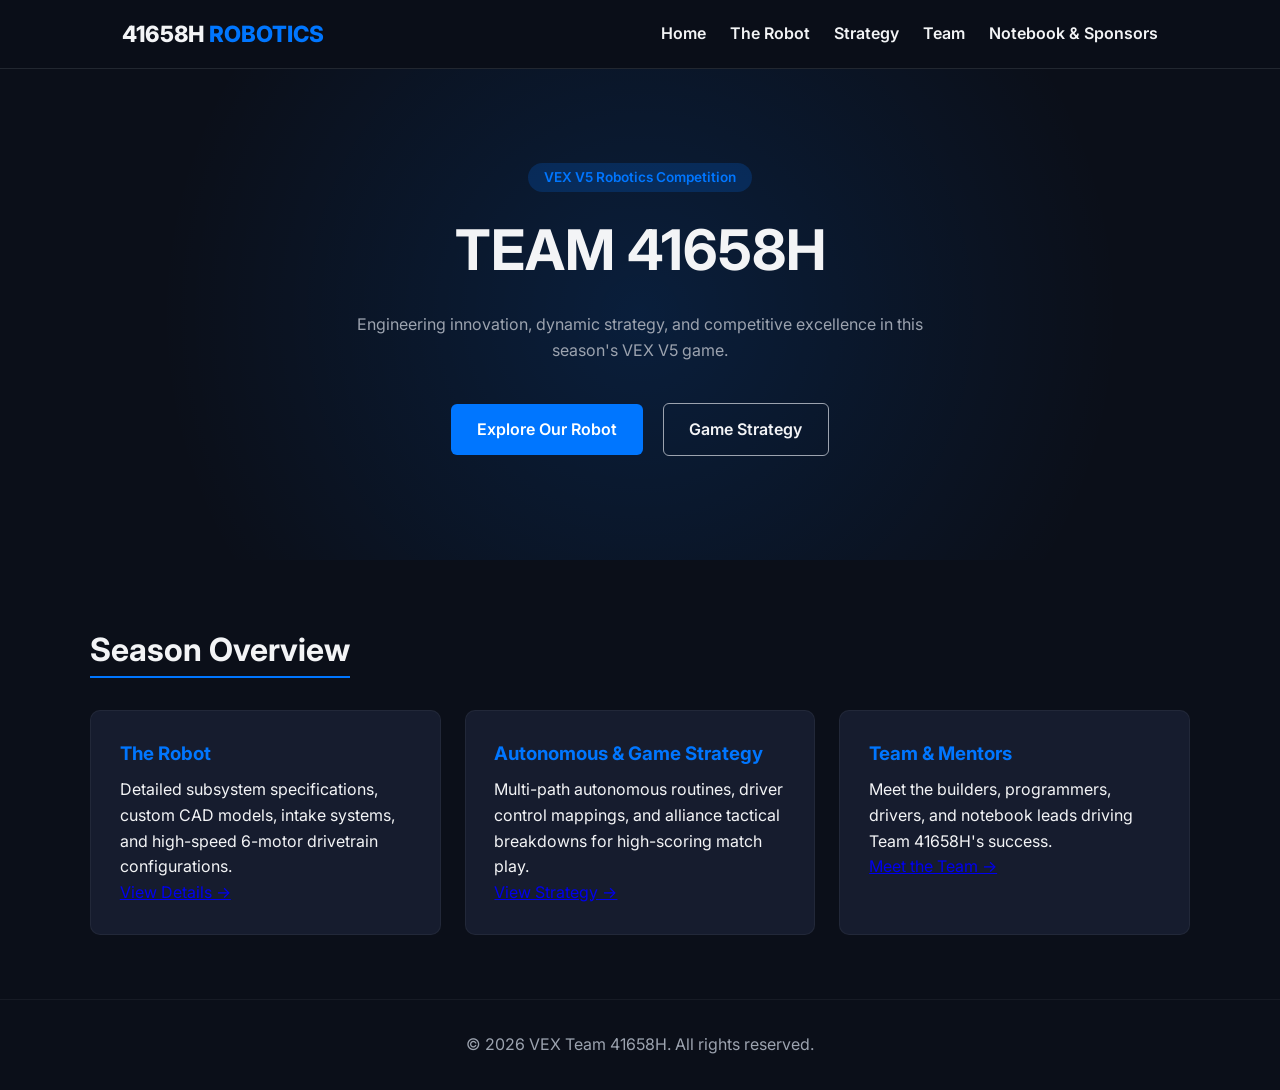
<file: index.html>
<!DOCTYPE html>
<html lang="en">
<head>
  <meta charset="UTF-8">
  <meta name="viewport" content="width=device-width, initial-scale=1.0">
  <title>VEX V5 Team 41658H | Official Website</title>
  <link rel="stylesheet" href="style.css">
  <link rel="preconnect" href="https://fonts.googleapis.com">
  <link href="https://fonts.googleapis.com/css2?family=Inter:wght@400;600;800&display=swap" rel="stylesheet">
</head>
<body>

  <!-- Navigation Bar -->
  <header>
    <nav class="navbar">
      <div class="logo">41658H <span>ROBOTICS</span></div>
      <ul class="nav-links" id="nav-links">
        <li><a href="index.html" class="active-link">Home</a></li>
        <li><a href="robot.html">The Robot</a></li>
        <li><a href="strategy.html">Strategy</a></li>
        <li><a href="team.html">Team</a></li>
        <li><a href="notebook.html">Notebook & Sponsors</a></li>
      </ul>
      <div class="hamburger" id="hamburger">&#9776;</div>
    </nav>
  </header>

  <!-- Hero Section -->
  <section class="hero">
    <div class="hero-content">
      <span class="badge">VEX V5 Robotics Competition</span>
      <h1>TEAM 41658H</h1>
      <p>Engineering innovation, dynamic strategy, and competitive excellence in this season's VEX V5 game.</p>
      <div class="hero-btns">
        <a href="robot.html" class="btn primary-btn">Explore Our Robot</a>
        <a href="strategy.html" class="btn secondary-btn">Game Strategy</a>
      </div>
    </div>
  </section>

  <!-- Season Overview Cards -->
  <section class="section">
    <div class="container">
      <h2>Season Overview</h2>
      <div class="cards-grid">
        <div class="card">
          <h3>The Robot</h3>
          <p>Detailed subsystem specifications, custom CAD models, intake systems, and high-speed 6-motor drivetrain configurations.</p>
          <a href="robot.html" class="card-link">View Details &rarr;</a>
        </div>
        <div class="card">
          <h3>Autonomous & Game Strategy</h3>
          <p>Multi-path autonomous routines, driver control mappings, and alliance tactical breakdowns for high-scoring match play.</p>
          <a href="strategy.html" class="card-link">View Strategy &rarr;</a>
        </div>
        <div class="card">
          <h3>Team & Mentors</h3>
          <p>Meet the builders, programmers, drivers, and notebook leads driving Team 41658H's success.</p>
          <a href="team.html" class="card-link">Meet the Team &rarr;</a>
        </div>
      </div>
    </div>
  </section>

  <!-- Footer -->
  <footer>
    <p>&copy; 2026 VEX Team 41658H. All rights reserved.</p>
  </footer>

  <script src="js/main.js"></script>
</body>
</html>
</file>
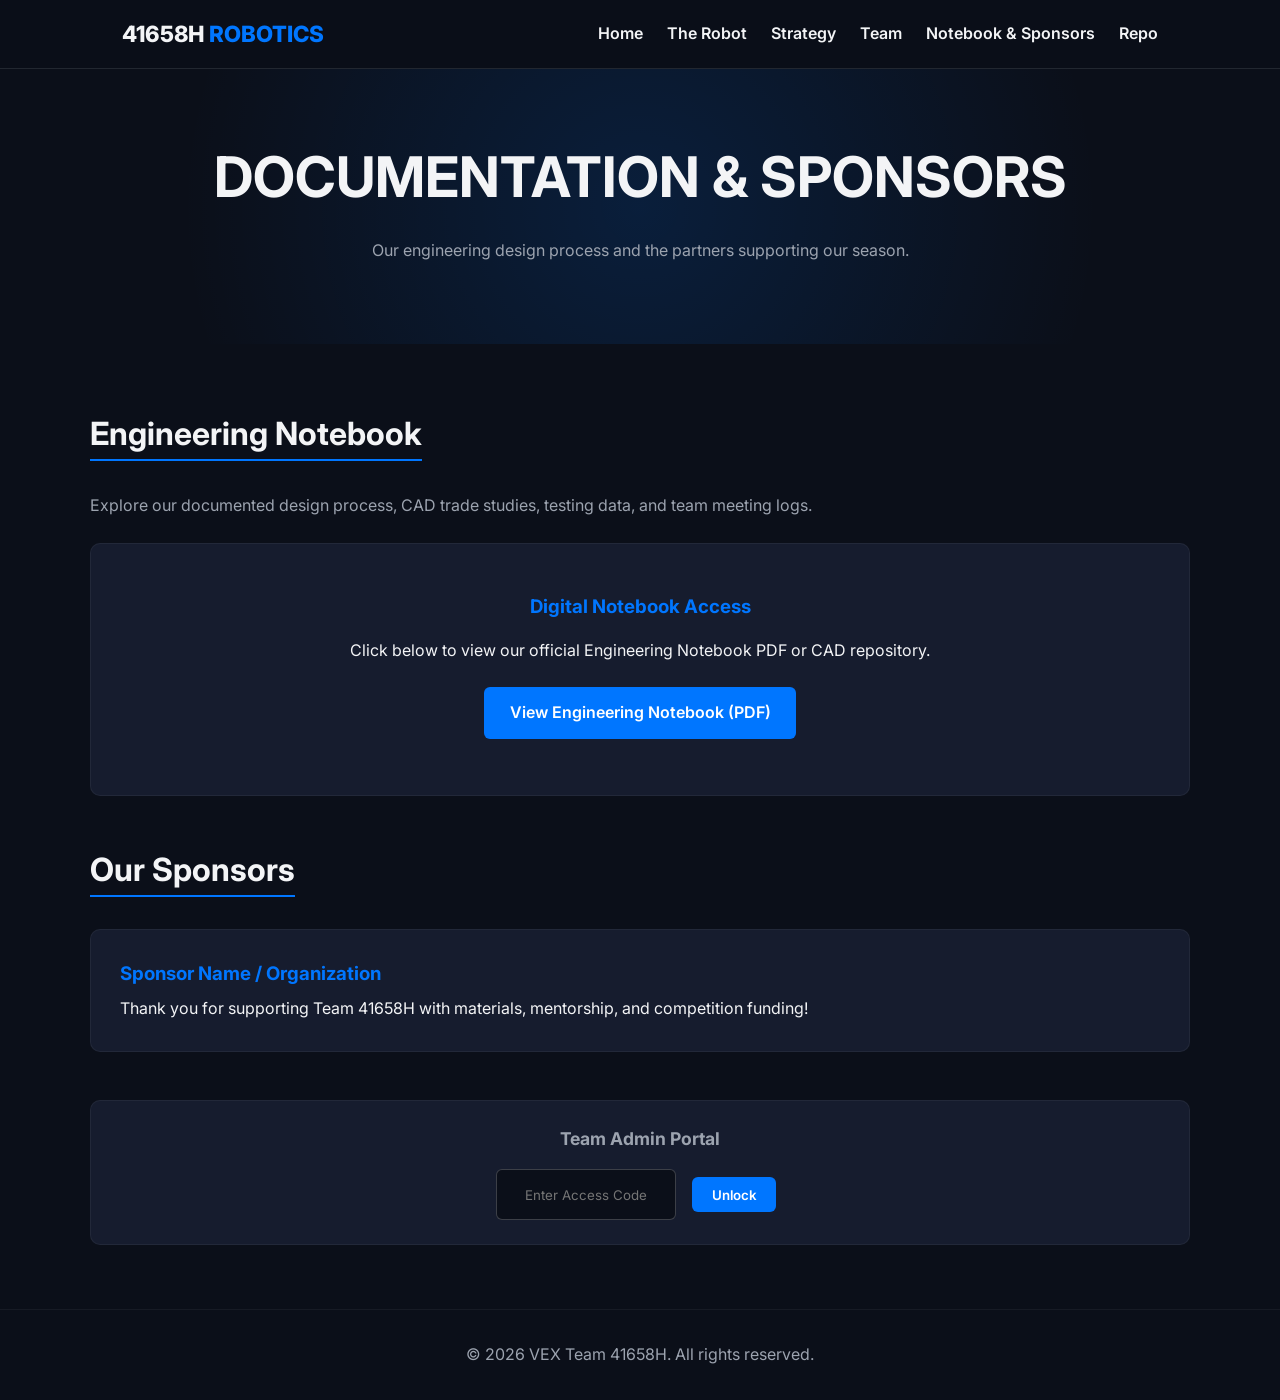
<file: notebook.html>
<!DOCTYPE html>
<html lang="en">
<head>
  <meta charset="UTF-8">
  <meta name="viewport" content="width=device-width, initial-scale=1.0">
  <title>Notebook & Sponsors | VEX Team 41658H</title>
  <link rel="stylesheet" href="style.css">
  <link rel="preconnect" href="https://fonts.googleapis.com">
  <link href="https://fonts.googleapis.com/css2?family=Inter:wght@400;600;800&display=swap" rel="stylesheet">
</head>
<body>

  <!-- Navigation Bar -->
  <header>
    <nav class="navbar">
      <div class="logo">41658H <span>ROBOTICS</span></div>
      <ul class="nav-links" id="nav-links">
        <li><a href="index.html">Home</a></li>
        <li><a href="robot.html">The Robot</a></li>
        <li><a href="strategy.html">Strategy</a></li>
        <li><a href="team.html">Team</a></li>
        <li><a href="notebook.html" class="active-link">Notebook & Sponsors</a></li>
        <li><a href="repoh.html">Repo</a></li>
      </ul>
      <div class="hamburger" id="hamburger">&#9776;</div>
    </nav>
  </header>

  <!-- Page Header -->
  <section class="hero" style="padding: 3rem 2rem;">
    <h1>DOCUMENTATION & SPONSORS</h1>
    <p>Our engineering design process and the partners supporting our season.</p>
  </section>

  <!-- Main Content -->
  <section class="section">
    <div class="container">
      <h2>Engineering Notebook</h2>
      <p style="margin-bottom: 1.5rem; color: var(--text-muted);">Explore our documented design process, CAD trade studies, testing data, and team meeting logs.</p>
      <div class="card" style="text-align: center; padding: 3rem;">
        <h3>Digital Notebook Access</h3>
        <p style="margin: 1rem 0;">Click below to view our official Engineering Notebook PDF or CAD repository.</p>
        <a href="#" class="btn primary-btn">View Engineering Notebook (PDF)</a>
      </div>

      <h2 style="margin-top: 3rem;">Our Sponsors</h2>
      <div class="cards-grid">
        <div class="card">
          <h3>Sponsor Name / Organization</h3>
          <p>Thank you for supporting Team 41658H with materials, mentorship, and competition funding!</p>
        </div>
      </div>

      <!-- Admin Login Access Portal -->
      <div class="card" style="margin-top: 3rem; text-align: center; padding: 1.5rem;">
        <h3 style="margin-bottom: 0.5rem; font-size: 1.1rem; color: var(--text-muted);">Team Admin Portal</h3>
        <div style="display: flex; justify-content: center; gap: 0.5rem; margin-top: 1rem;">
          <input type="password" id="admin-passcode" placeholder="Enter Access Code" style="padding: 0.6rem 1rem; border-radius: 6px; border: 1px solid rgba(255,255,255,0.2); background: #0B0F19; color: #fff; text-align: center; width: 180px;">
          <button onclick="checkAdminPasscode()" class="btn primary-btn" style="padding: 0.6rem 1.2rem; border: none; cursor: pointer;">Unlock</button>
        </div>
        <p id="admin-error" style="color: #ff4d4d; font-size: 0.85rem; margin-top: 0.5rem; display: none;">Invalid Passcode</p>
      </div>

    </div>
  </section>

  <!-- Footer -->
  <footer>
    <p>&copy; 2026 VEX Team 41658H. All rights reserved.</p>
  </footer>

  <script src="js/main.js"></script>
  <script>
    function checkAdminPasscode() {
      const input = document.getElementById('admin-passcode').value;
      const errorMsg = document.getElementById('admin-error');

      if (input === '41658') {
        localStorage.setItem('41658h_admin_unlocked', 'true');
        window.location.href = 'repoh.html';
      } else {
        errorMsg.style.display = 'block';
      }
    }

    // Submit when pressing the "Enter" key inside the passcode box
    document.getElementById('admin-passcode').addEventListener('keypress', function (e) {
      if (e.key === 'Enter') {
        checkAdminPasscode();
      }
    });
  </script>
</body>
</html>
</file>
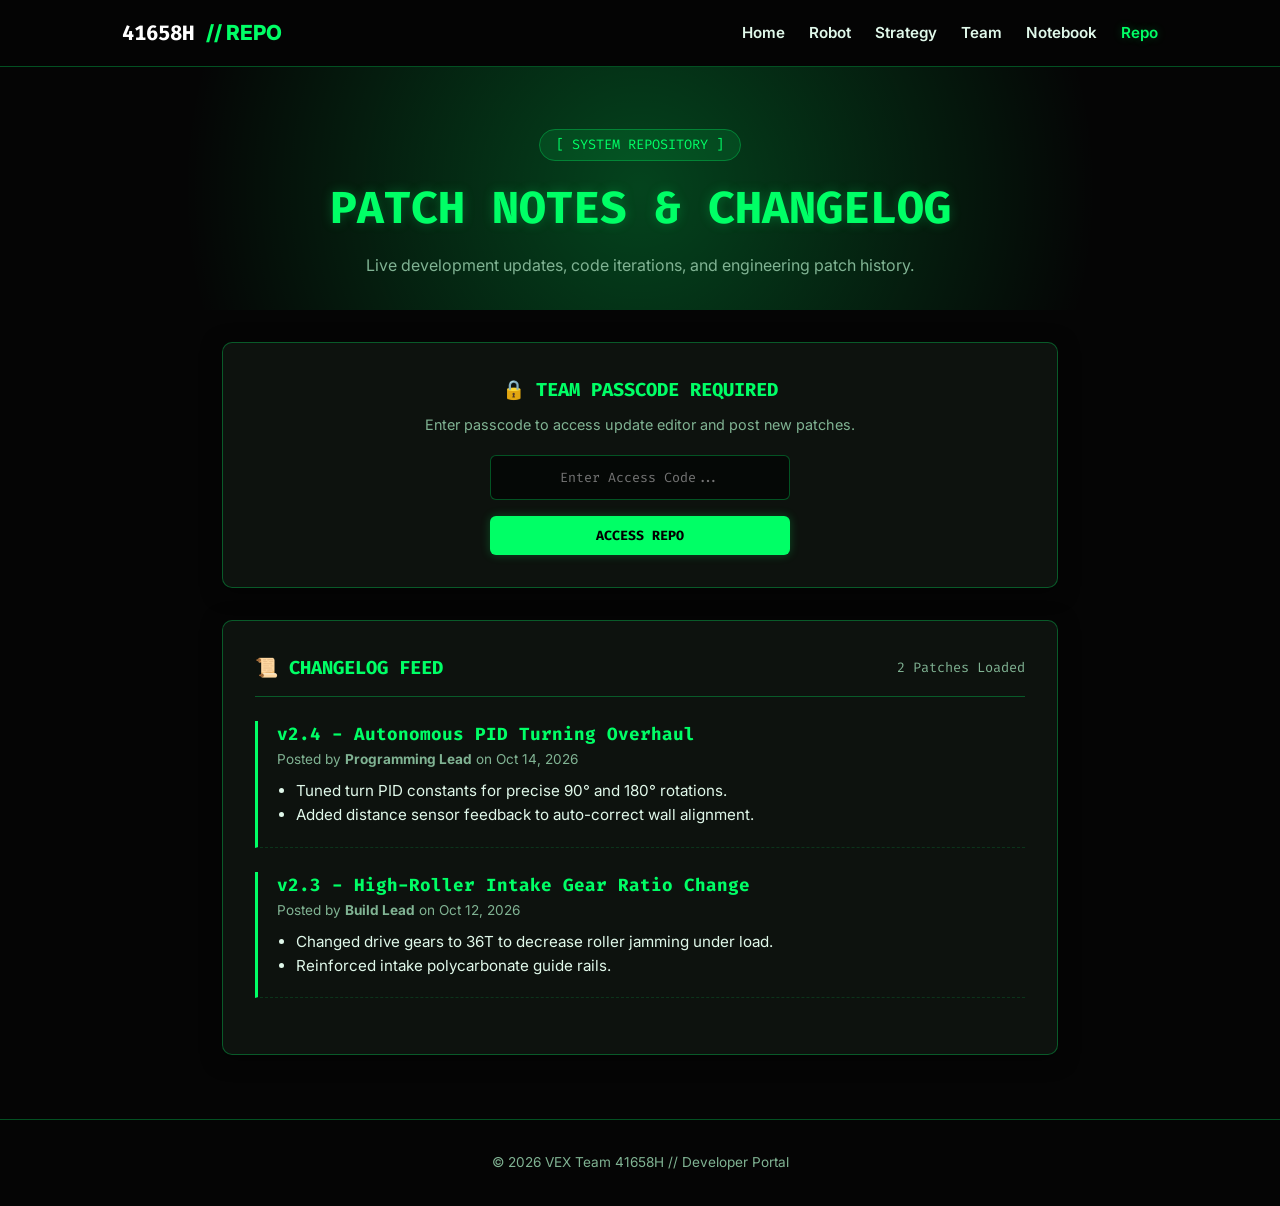
<file: repoh.html>
<!DOCTYPE html>
<html lang="en">
<head>
  <meta charset="UTF-8">
  <meta name="viewport" content="width=device-width, initial-scale=1.0">
  <title>Team Repo & Patch Notes | VEX Team 41658H</title>
  <link rel="preconnect" href="https://fonts.googleapis.com">
  <link href="https://fonts.googleapis.com/css2?family=Fira+Code:wght@400;600;700&family=Inter:wght@400;600;800&display=swap" rel="stylesheet">
  <style>
    :root {
      --bg-black: #050505;
      --card-bg: #0d120e;
      --green-primary: #00ff66;
      --green-glow: rgba(0, 255, 102, 0.25);
      --green-border: rgba(0, 255, 102, 0.3);
      --text-main: #e0f8ea;
      --text-muted: #80b393;
    }

    * {
      box-sizing: border-box;
      margin: 0;
      padding: 0;
      font-family: 'Inter', sans-serif;
    }

    body {
      background-color: var(--bg-black);
      color: var(--text-main);
      line-height: 1.6;
    }

    /* Navbar Header */
    header {
      position: sticky;
      top: 0;
      background-color: rgba(5, 5, 5, 0.95);
      backdrop-filter: blur(8px);
      z-index: 1000;
      border-bottom: 1px solid var(--green-border);
    }

    .navbar {
      display: flex;
      justify-content: space-between;
      align-items: center;
      max-width: 1100px;
      margin: 0 auto;
      padding: 1rem 2rem;
    }

    .logo {
      font-weight: 800;
      font-size: 1.3rem;
      color: #fff;
      font-family: 'Fira Code', monospace;
    }

    .logo span {
      color: var(--green-primary);
    }

    .nav-links {
      display: flex;
      list-style: none;
      gap: 1.5rem;
    }

    .nav-links a {
      color: var(--text-main);
      text-decoration: none;
      font-weight: 600;
      font-size: 0.95rem;
      transition: color 0.2s;
    }

    .nav-links a:hover,
    .nav-links a.active-link {
      color: var(--green-primary);
      text-shadow: 0 0 8px var(--green-glow);
    }

    .hamburger {
      display: none;
      font-size: 1.5rem;
      color: var(--green-primary);
      cursor: pointer;
    }

    /* Hero */
    .hero {
      padding: 4rem 2rem 2rem;
      text-align: center;
      background: radial-gradient(circle at center, var(--green-glow) 0%, transparent 70%);
    }

    .badge {
      background-color: rgba(0, 255, 102, 0.1);
      color: var(--green-primary);
      border: 1px solid var(--green-border);
      padding: 0.4rem 1rem;
      border-radius: 20px;
      font-size: 0.85rem;
      font-family: 'Fira Code', monospace;
    }

    .hero h1 {
      font-size: 2.8rem;
      margin: 1rem 0 0.5rem;
      color: var(--green-primary);
      text-shadow: 0 0 12px var(--green-glow);
      font-family: 'Fira Code', monospace;
    }

    .hero p {
      color: var(--text-muted);
      max-width: 600px;
      margin: 0 auto;
    }

    /* Layout & Cards */
    .container {
      max-width: 900px;
      margin: 0 auto;
      padding: 2rem;
    }

    .card {
      background-color: var(--card-bg);
      border: 1px solid var(--green-border);
      border-radius: 10px;
      padding: 2rem;
      margin-bottom: 2rem;
      box-shadow: 0 4px 20px rgba(0,0,0,0.5);
    }

    .btn {
      display: inline-block;
      padding: 0.7rem 1.4rem;
      border-radius: 6px;
      text-decoration: none;
      font-weight: 700;
      cursor: pointer;
      font-family: 'Fira Code', monospace;
      transition: all 0.2s ease;
    }

    .primary-btn {
      background-color: var(--green-primary);
      color: #000;
      border: none;
      box-shadow: 0 0 10px var(--green-glow);
    }

    .primary-btn:hover {
      background-color: #33ff85;
      box-shadow: 0 0 18px var(--green-glow);
    }

    .secondary-btn {
      background-color: transparent;
      border: 1px solid var(--green-border);
      color: var(--green-primary);
    }

    .secondary-btn:hover {
      background-color: rgba(0, 255, 102, 0.1);
    }

    /* Inputs */
    input, textarea {
      width: 100%;
      padding: 0.8rem 1rem;
      border-radius: 6px;
      border: 1px solid var(--green-border);
      background-color: #050806;
      color: var(--green-primary);
      font-family: 'Fira Code', monospace;
      margin-bottom: 1rem;
    }

    input:focus, textarea:focus {
      outline: none;
      border-color: var(--green-primary);
      box-shadow: 0 0 8px var(--green-glow);
    }

    /* Patch Note Item */
    .patch-item {
      border-left: 3px solid var(--green-primary);
      padding-left: 1.2rem;
      margin-bottom: 1.5rem;
      padding-bottom: 1.2rem;
      border-bottom: 1px dashed rgba(0, 255, 102, 0.15);
      position: relative;
    }

    .patch-item h4 {
      color: var(--green-primary);
      font-size: 1.1rem;
      font-family: 'Fira Code', monospace;
    }

    .patch-meta {
      font-size: 0.85rem;
      color: var(--text-muted);
      margin-bottom: 0.5rem;
    }

    .delete-btn {
      background: rgba(255, 60, 60, 0.15);
      color: #ff6666;
      border: 1px solid rgba(255, 60, 60, 0.3);
      padding: 0.3rem 0.6rem;
      border-radius: 4px;
      font-size: 0.75rem;
      cursor: pointer;
      position: absolute;
      top: 0;
      right: 0;
    }

    .delete-btn:hover {
      background: rgba(255, 60, 60, 0.3);
    }

    footer {
      text-align: center;
      padding: 2rem;
      color: var(--text-muted);
      border-top: 1px solid var(--green-border);
      font-family: 'Fira Code', monospace;
      font-size: 0.85rem;
    }

    @media (max-width: 768px) {
      .hamburger { display: block; }
      .nav-links {
        display: none;
        flex-direction: column;
        position: absolute;
        top: 60px;
        right: 0;
        background-color: var(--bg-black);
        border-bottom: 1px solid var(--green-border);
        width: 100%;
        padding: 1.5rem;
        text-align: center;
      }
      .nav-links.active { display: flex; }
    }
  </style>
</head>
<body>

  <!-- Header / Nav -->
  <header>
    <nav class="navbar">
      <div class="logo">41658H <span>// REPO</span></div>
      <ul class="nav-links" id="nav-links">
        <li><a href="index.html">Home</a></li>
        <li><a href="robot.html">Robot</a></li>
        <li><a href="strategy.html">Strategy</a></li>
        <li><a href="team.html">Team</a></li>
        <li><a href="notebook.html">Notebook</a></li>
        <li><a href="repoh.html" class="active-link">Repo</a></li>
      </ul>
      <div class="hamburger" id="hamburger">&#9776;</div>
    </nav>
  </header>

  <!-- Hero Header -->
  <section class="hero">
    <span class="badge">[ SYSTEM REPOSITORY ]</span>
    <h1>PATCH NOTES & CHANGELOG</h1>
    <p>Live development updates, code iterations, and engineering patch history.</p>
  </section>

  <div class="container">

    <!-- Admin Authentication Box -->
    <div id="auth-box" class="card" style="text-align: center;">
      <h3 style="color: var(--green-primary); font-family: 'Fira Code', monospace; margin-bottom: 0.5rem;">🔒 TEAM PASSCODE REQUIRED</h3>
      <p style="color: var(--text-muted); font-size: 0.9rem; margin-bottom: 1.2rem;">Enter passcode to access update editor and post new patches.</p>
      
      <div style="max-width: 300px; margin: 0 auto;">
        <input type="password" id="passcode-input" placeholder="Enter Access Code..." style="text-align: center;">
        <button onclick="unlockRepo()" class="btn primary-btn" style="width: 100%;">ACCESS REPO</button>
      </div>
      <p id="auth-error" style="color: #ff6666; font-size: 0.85rem; margin-top: 0.8rem; display: none;">[!] ACCESS DENIED: Invalid Passcode</p>
    </div>

    <!-- Live Patch Notes Editor (Unlocked via 41658) -->
    <div id="patch-editor" class="card" style="display: none;">
      <div style="display: flex; justify-content: space-between; align-items: center; margin-bottom: 1.5rem;">
        <h3 style="color: var(--green-primary); font-family: 'Fira Code', monospace;">⚡ POST NEW PATCH NOTE</h3>
        <button onclick="lockRepo()" class="btn secondary-btn" style="padding: 0.4rem 0.8rem; font-size: 0.8rem;">LOCK PORTAL</button>
      </div>

      <input type="text" id="patch-title" placeholder="Patch Title (e.g. v2.5 - Autonomous PID Tuning)">
      <input type="text" id="patch-author" placeholder="Author / Lead (e.g. Programming Lead)">
      <textarea id="patch-content" rows="4" placeholder="Enter details / bullet points (one per line)..."></textarea>
      
      <button onclick="addPatchNote()" class="btn primary-btn">+ PUBLISH PATCH NOTE</button>
    </div>

    <!-- Live Patch Notes Feed -->
    <div class="card">
      <div style="display: flex; justify-content: space-between; align-items: center; margin-bottom: 1.5rem; border-bottom: 1px solid var(--green-border); padding-bottom: 0.8rem;">
        <h3 style="color: var(--green-primary); font-family: 'Fira Code', monospace;">📜 CHANGELOG FEED</h3>
        <span id="patch-count" style="font-family: 'Fira Code', monospace; color: var(--text-muted); font-size: 0.85rem;">0 Patches Logged</span>
      </div>

      <div id="patch-list">
        <!-- Dynamic Patch Notes render here -->
      </div>
    </div>

  </div>

  <footer>
    <p>&copy; 2026 VEX Team 41658H // Developer Portal</p>
  </footer>

 <script>
  // Passcode Unlock Logic
  function unlockRepo() {
    const code = document.getElementById('passcode-input').value;
    if (code === '41658') {
      localStorage.setItem('41658h_admin_unlocked', 'true');
      document.getElementById('patch-editor').style.display = 'block';
      document.getElementById('auth-box').style.display = 'none';
      document.getElementById('auth-error').style.display = 'none';
      renderPatches();
    } else {
      document.getElementById('auth-error').style.display = 'block';
    }
  }

  function lockRepo() {
    localStorage.removeItem('41658h_admin_unlocked');
    document.getElementById('patch-editor').style.display = 'none';
    document.getElementById('auth-box').style.display = 'block';
    document.getElementById('passcode-input').value = '';
    renderPatches();
  }

  // Fetch patches.json AND load localStorage
  async function getAllPatches() {
    let officialPatches = [];

    // 1. Fetch official repo patches
    try {
      const response = await fetch('patches.json');
      if (response.ok) {
        officialPatches = await response.json();
      }
    } catch (err) {
      console.warn('patches.json not found or could not be loaded.');
    }

    // 2. Fetch locally saved patches
    const savedLocal = localStorage.getItem('41658h_local_patches');
    const localPatches = savedLocal ? JSON.parse(savedLocal) : [];

    // Tag local patches so they can be deleted individually
    const taggedLocal = localPatches.map(p => ({ ...p, isLocal: true }));

    // Combine local entries first, followed by official entries
    return [...taggedLocal, ...officialPatches];
  }

  // Render merged patch notes
  async function renderPatches() {
    const container = document.getElementById('patch-list');
    const countLabel = document.getElementById('patch-count');
    const isUnlocked = localStorage.getItem('41658h_admin_unlocked') === 'true';

    const patches = await getAllPatches();
    countLabel.textContent = `${patches.length} Patches Loaded`;

    if (patches.length === 0) {
      container.innerHTML = `<p style="color: var(--text-muted); font-family: 'Fira Code';">No patch notes posted yet.</p>`;
      return;
    }

    container.innerHTML = patches.map(p => `
      <div class="patch-item">
        ${(isUnlocked && p.isLocal) ? `<button class="delete-btn" onclick="deleteLocalPatch('${p.id}')">Delete Local</button>` : ''}
        <h4 style="color: var(--green-primary); font-family: 'Fira Code';">
          ${p.title} ${p.isLocal ? `<span style="font-size:0.7rem; color:var(--text-muted); border:1px solid var(--green-border); padding:2px 6px; border-radius:4px; margin-left:8px;">LOCAL</span>` : ''}
        </h4>
        <div style="font-size: 0.85rem; color: var(--text-muted); margin-bottom: 0.5rem;">
          Posted by <strong>${p.author}</strong> on ${p.date}
        </div>
        <ul style="margin-left: 1.2rem; color: var(--text-main); font-size: 0.95rem;">
          ${(p.details || []).map(d => `<li>${d}</li>`).join('')}
        </ul>
      </div>
    `).join('');
  }

  // Save new note to localStorage
  function addPatchNote() {
    const title = document.getElementById('patch-title').value.trim();
    const author = document.getElementById('patch-author').value.trim() || 'Team Member';
    const content = document.getElementById('patch-content').value.trim();

    if (!title || !content) {
      alert('Please fill out both the Patch Title and Details!');
      return;
    }

    const details = content.split('\n').filter(line => line.trim() !== '');
    const newPatch = {
      id: Date.now().toString(),
      title,
      author,
      date: new Date().toLocaleDateString('en-US', { month: 'short', day: 'numeric', year: 'numeric' }),
      details
    };

    // Save to local storage list
    const savedLocal = localStorage.getItem('41658h_local_patches');
    const localPatches = savedLocal ? JSON.parse(savedLocal) : [];
    localPatches.unshift(newPatch);

    localStorage.setItem('41658h_local_patches', JSON.stringify(localPatches));

    // Clear Form & Re-render
    document.getElementById('patch-title').value = '';
    document.getElementById('patch-author').value = '';
    document.getElementById('patch-content').value = '';

    renderPatches();
  }

  // Delete local patch
  function deleteLocalPatch(id) {
    if (confirm('Delete this local patch entry?')) {
      const savedLocal = localStorage.getItem('41658h_local_patches');
      let localPatches = savedLocal ? JSON.parse(savedLocal) : [];
      localPatches = localPatches.filter(p => p.id !== id);
      localStorage.setItem('41658h_local_patches', JSON.stringify(localPatches));
      renderPatches();
    }
  }

  // Initialize Page
  document.addEventListener('DOMContentLoaded', () => {
    if (localStorage.getItem('41658h_admin_unlocked') === 'true') {
      document.getElementById('patch-editor').style.display = 'block';
      document.getElementById('auth-box').style.display = 'none';
    }

    renderPatches();

    document.getElementById('hamburger').addEventListener('click', () => {
      document.getElementById('nav-links').classList.toggle('active');
    });
  });
</script>
</body>
</html>
</file>
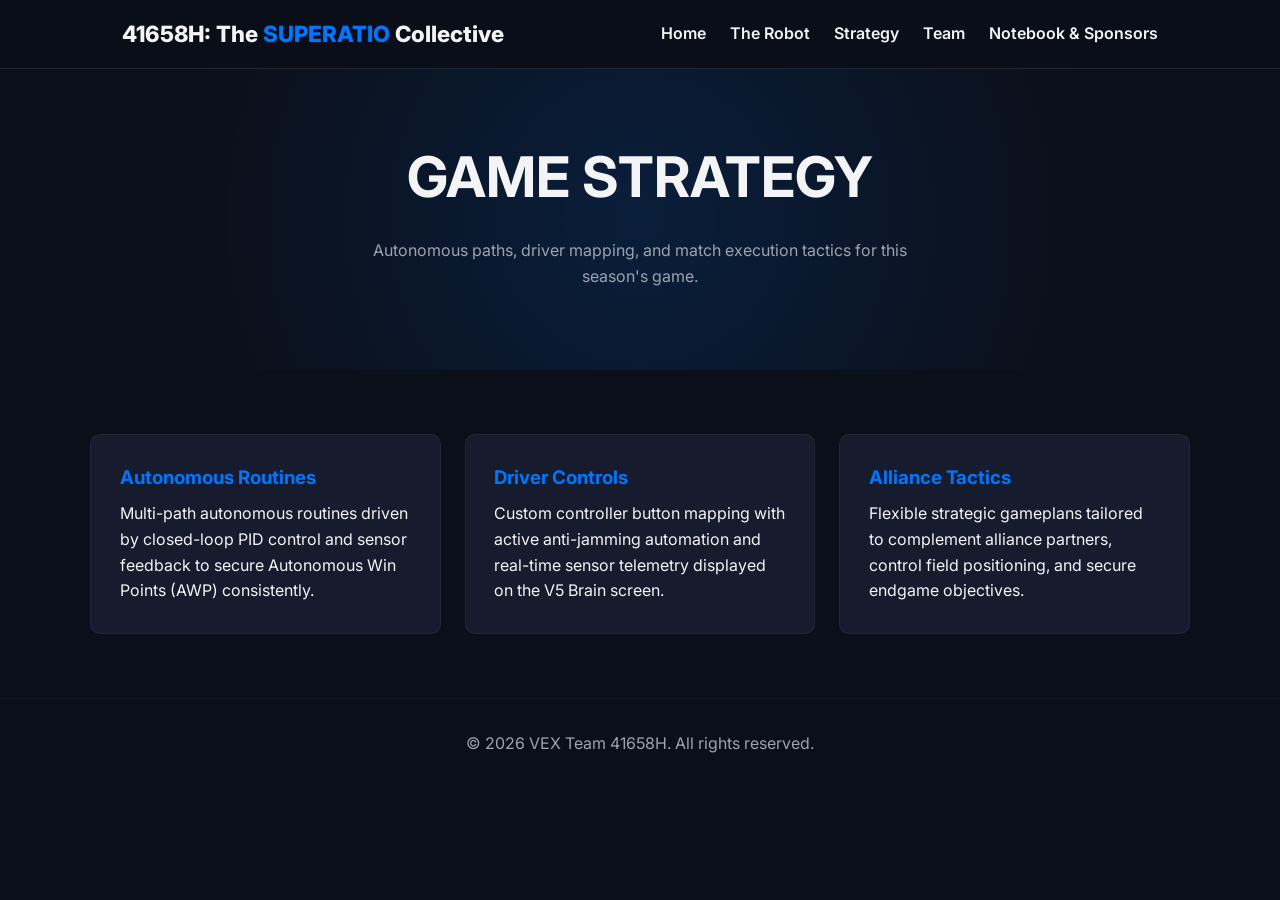
<file: strategy.html>
<!DOCTYPE html>
<html lang="en">
<head>
  <meta charset="UTF-8">
  <meta name="viewport" content="width=device-width, initial-scale=1.0">
  <title>Game Strategy | VEX Team 41658H</title>
  <link rel="stylesheet" href="style.css">
  <link rel="preconnect" href="https://fonts.googleapis.com">
  <link href="https://fonts.googleapis.com/css2?family=Inter:wght@400;600;800&display=swap" rel="stylesheet">
</head>
<body>

  <!-- Navigation Bar -->
  <header>
    <nav class="navbar">
      <div class="logo">41658H: The <span>SUPERATIO</span> Collective</div>
      <ul class="nav-links" id="nav-links">
        <li><a href="index.html">Home</a></li>
        <li><a href="robot.html">The Robot</a></li>
        <li><a href="strategy.html" class="active-link">Strategy</a></li>
        <li><a href="team.html">Team</a></li>
        <li><a href="notebook.html">Notebook & Sponsors</a></li>
      </ul>
      <div class="hamburger" id="hamburger">&#9776;</div>
    </nav>
  </header>

  <!-- Page Header -->
  <section class="hero" style="padding: 3rem 2rem;">
    <h1>GAME STRATEGY</h1>
    <p>Autonomous paths, driver mapping, and match execution tactics for this season's game.</p>
  </section>

  <!-- Main Content -->
  <section class="section">
    <div class="container">
      <div class="cards-grid">
        <div class="card">
          <h3>Autonomous Routines</h3>
          <p>Multi-path autonomous routines driven by closed-loop PID control and sensor feedback to secure Autonomous Win Points (AWP) consistently.</p>
        </div>
        <div class="card">
          <h3>Driver Controls</h3>
          <p>Custom controller button mapping with active anti-jamming automation and real-time sensor telemetry displayed on the V5 Brain screen.</p>
        </div>
        <div class="card">
          <h3>Alliance Tactics</h3>
          <p>Flexible strategic gameplans tailored to complement alliance partners, control field positioning, and secure endgame objectives.</p>
        </div>
      </div>
    </div>
  </section>

  <!-- Footer -->
  <footer>
    <p>&copy; 2026 VEX Team 41658H. All rights reserved.</p>
  </footer>

  <script src="js/main.js"></script>
</body>
</html>
</file>
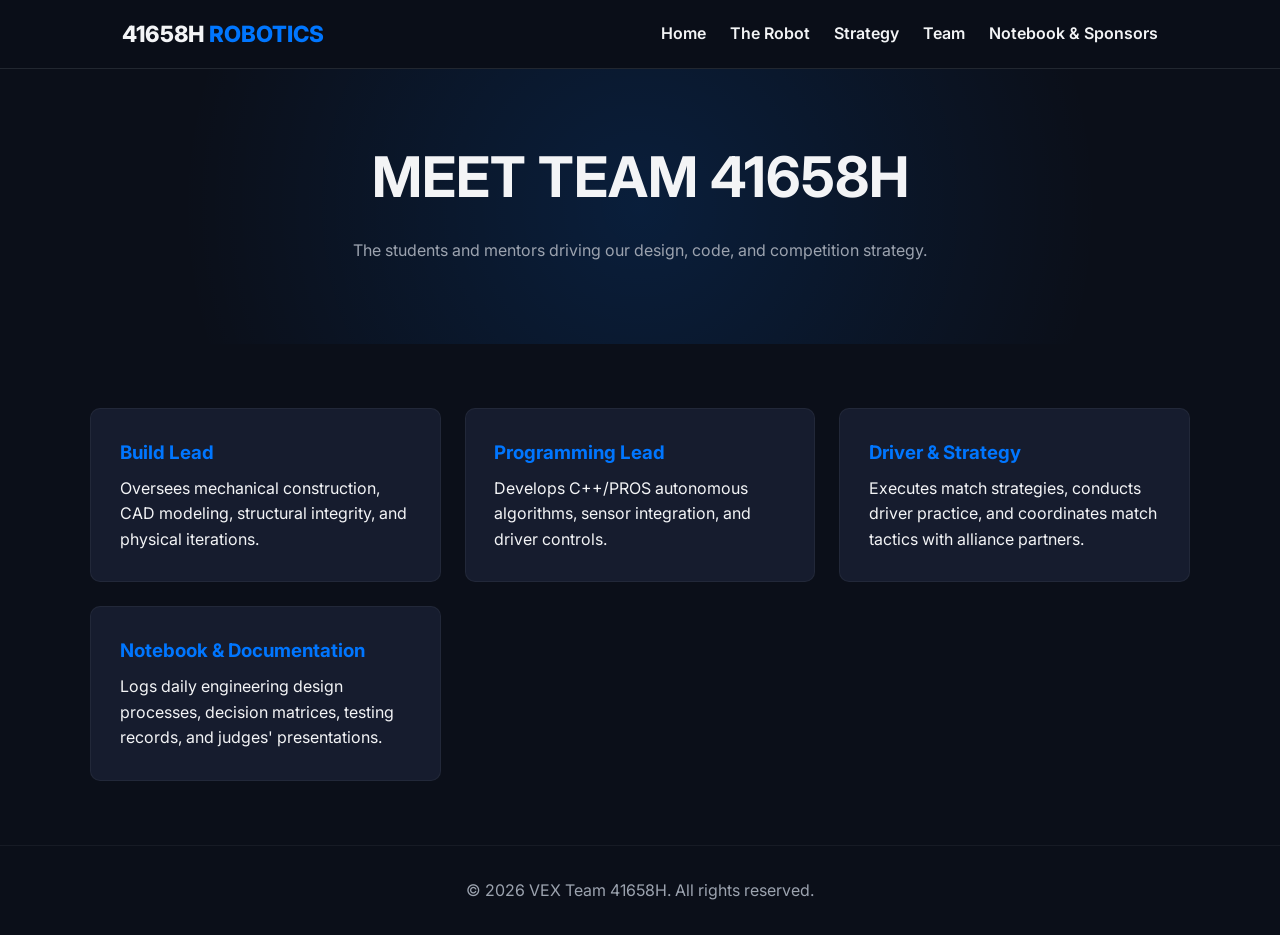
<file: team.html>
<!DOCTYPE html>
<html lang="en">
<head>
  <meta charset="UTF-8">
  <meta name="viewport" content="width=device-width, initial-scale=1.0">
  <title>Meet the Team | VEX Team 41658H</title>
  <link rel="stylesheet" href="style.css">
  <link rel="preconnect" href="https://fonts.googleapis.com">
  <link href="https://fonts.googleapis.com/css2?family=Inter:wght@400;600;800&display=swap" rel="stylesheet">
</head>
<body>

  <!-- Navigation Bar -->
  <header>
    <nav class="navbar">
      <div class="logo">41658H <span>ROBOTICS</span></div>
      <ul class="nav-links" id="nav-links">
        <li><a href="index.html">Home</a></li>
        <li><a href="robot.html">The Robot</a></li>
        <li><a href="strategy.html">Strategy</a></li>
        <li><a href="team.html" class="active-link">Team</a></li>
        <li><a href="notebook.html">Notebook & Sponsors</a></li>
      </ul>
      <div class="hamburger" id="hamburger">&#9776;</div>
    </nav>
  </header>

  <!-- Page Header -->
  <section class="hero" style="padding: 3rem 2rem;">
    <h1>MEET TEAM 41658H</h1>
    <p>The students and mentors driving our design, code, and competition strategy.</p>
  </section>

  <!-- Main Content -->
  <section class="section">
    <div class="container">
      <div class="cards-grid">
        <div class="card">
          <h3>Build Lead</h3>
          <p>Oversees mechanical construction, CAD modeling, structural integrity, and physical iterations.</p>
        </div>
        <div class="card">
          <h3>Programming Lead</h3>
          <p>Develops C++/PROS autonomous algorithms, sensor integration, and driver controls.</p>
        </div>
        <div class="card">
          <h3>Driver & Strategy</h3>
          <p>Executes match strategies, conducts driver practice, and coordinates match tactics with alliance partners.</p>
        </div>
        <div class="card">
          <h3>Notebook & Documentation</h3>
          <p>Logs daily engineering design processes, decision matrices, testing records, and judges' presentations.</p>
        </div>
      </div>
    </div>
  </section>

  <!-- Footer -->
  <footer>
    <p>&copy; 2026 VEX Team 41658H. All rights reserved.</p>
  </footer>

  <script src="js/main.js"></script>
</body>
</html>
</file>
<file: style.css>
:root {
  --primary: #0076FF;
  --dark-bg: #0B0F19;
  --card-bg: #161C2E;
  --text-light: #F3F4F6;
  --text-muted: #9CA3AF;
}

* {
  box-sizing: border-box;
  margin: 0;
  padding: 0;
  font-family: 'Inter', sans-serif;
}

body {
  background-color: var(--dark-bg);
  color: var(--text-light);
  line-height: 1.6;
}

/* Navbar */
header {
  position: sticky;
  top: 0;
  background-color: rgba(11, 15, 25, 0.9);
  backdrop-filter: blur(8px);
  z-index: 1000;
  border-bottom: 1px solid rgba(255,255,255,0.1);
}

.navbar {
  display: flex;
  justify-content: space-between;
  align-items: center;
  max-width: 1100px;
  margin: 0 auto;
  padding: 1rem 2rem;
}

.logo {
  font-weight: 800;
  font-size: 1.4rem;
}

.logo span {
  color: var(--primary);
}

.nav-links {
  display: flex;
  list-style: none;
  gap: 1.5rem;
}

.nav-links a {
  color: var(--text-light);
  text-decoration: none;
  font-weight: 600;
  transition: color 0.2s;
}

.nav-links a:hover {
  color: var(--primary);
}

.hamburger {
  display: none;
  font-size: 1.5rem;
  cursor: pointer;
}

/* Hero */
.hero {
  padding: 6rem 2rem;
  text-align: center;
  background: radial-gradient(circle at center, rgba(0,118,255,0.15) 0%, transparent 70%);
}

.badge {
  background-color: rgba(0, 118, 255, 0.2);
  color: var(--primary);
  padding: 0.4rem 1rem;
  border-radius: 20px;
  font-size: 0.85rem;
  font-weight: 600;
}

.hero h1 {
  font-size: 3.5rem;
  margin: 1rem 0;
}

.hero p {
  color: var(--text-muted);
  max-width: 600px;
  margin: 0 auto 2rem;
}

.btn {
  display: inline-block;
  padding: 0.8rem 1.6rem;
  border-radius: 6px;
  text-decoration: none;
  font-weight: 600;
  margin: 0.5rem;
}

.primary-btn {
  background-color: var(--primary);
  color: #fff;
}

.secondary-btn {
  border: 1px solid var(--text-muted);
  color: var(--text-light);
}

/* Sections */
.section {
  padding: 4rem 2rem;
}

.container {
  max-width: 1100px;
  margin: 0 auto;
}

.dark-bg {
  background-color: #0E1322;
}

h2 {
  font-size: 2rem;
  margin-bottom: 2rem;
  border-bottom: 2px solid var(--primary);
  display: inline-block;
}

.grid-2 {
  display: grid;
  grid-template-columns: 1fr 1fr;
  gap: 2rem;
  align-items: center;
}

.robot-image img {
  width: 100%;
  border-radius: 12px;
  border: 1px solid rgba(255,255,255,0.1);
}

.spec-list {
  list-style: none;
  margin-top: 1rem;
}

.spec-list li {
  margin-bottom: 0.8rem;
  padding-left: 1rem;
  border-left: 3px solid var(--primary);
}

.cards-grid {
  display: grid;
  grid-template-columns: repeat(auto-fit, minmax(280px, 1fr));
  gap: 1.5rem;
}

.card {
  background-color: var(--card-bg);
  padding: 1.8rem;
  border-radius: 10px;
  border: 1px solid rgba(255,255,255,0.05);
}

.card h3 {
  margin-bottom: 0.5rem;
  color: var(--primary);
}

footer {
  text-align: center;
  padding: 2rem;
  color: var(--text-muted);
  border-top: 1px solid rgba(255,255,255,0.05);
}

/* Mobile Responsiveness */
@media (max-width: 768px) {
  .grid-2 { grid-template-columns: 1fr; }
  .hamburger { display: block; }
  .nav-links {
    display: none;
    flex-direction: column;
    position: absolute;
    top: 60px;
    right: 0;
    background-color: var(--dark-bg);
    width: 100%;
    padding: 1.5rem;
    text-align: center;
  }
  .nav-links.active { display: flex; }
}
</file>
